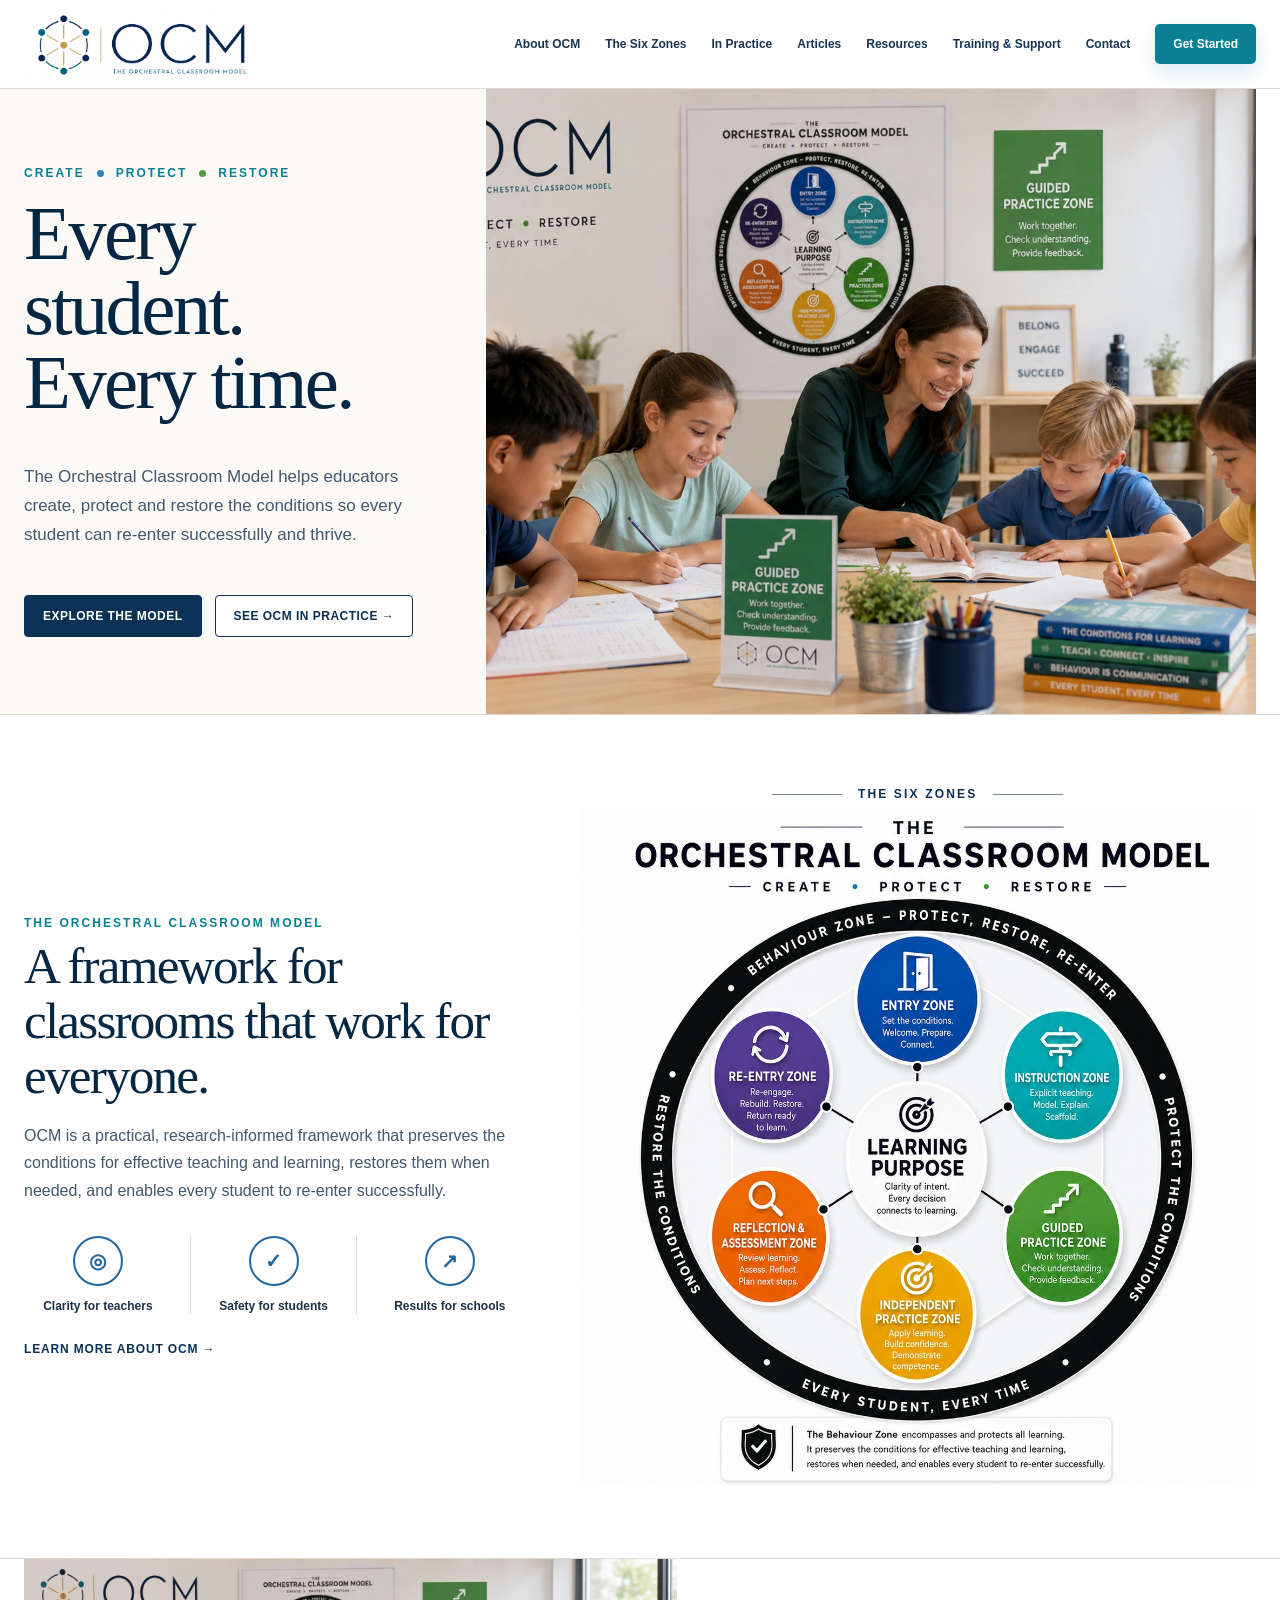
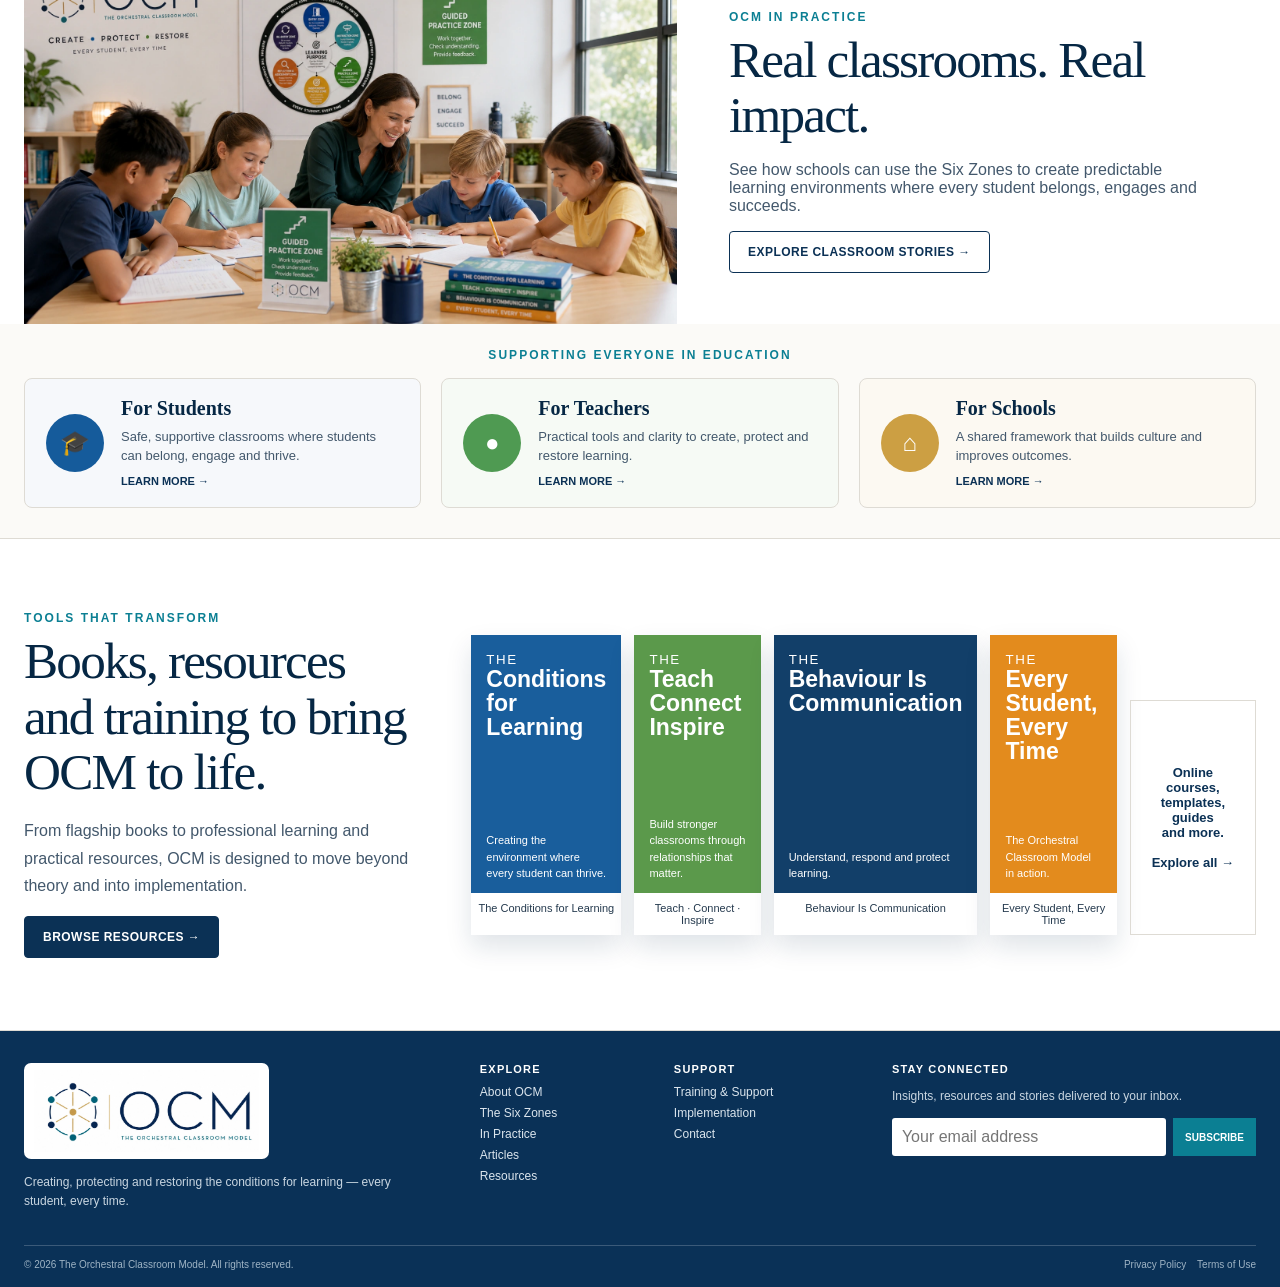
<file: index.html>
<!doctype html><html lang="en"><head><meta charset="utf-8"><meta name="viewport" content="width=device-width,initial-scale=1"><title>The Orchestral Classroom Model | OCM</title><meta name="description" content="The Orchestral Classroom Model"><link rel="stylesheet" href="styles.css"></head><body><header class="site-header"><div class="shell header-inner"><a class="brand" href="index.html"><img src="assets/logo-lockup.webp" alt="OCM – The Orchestral Classroom Model"></a><nav class="nav"><a href="about.html">About OCM</a><a href="zones.html">The Six Zones</a><a href="practice.html">In Practice</a><a href="articles.html">Articles</a><a href="resources.html">Resources</a><a href="training.html">Training &amp; Support</a><a href="contact.html">Contact</a><a class="nav-cta" href="contact.html">Get Started</a></nav></div></header><main>
<section class="hero"><div class="shell hero-grid"><div class="hero-copy"><div class="strap"><span>Create</span><i></i><span>Protect</span><i></i><span>Restore</span></div><h1>Every student.<br>Every time.</h1><p>The Orchestral Classroom Model helps educators create, protect and restore the conditions so every student can re-enter successfully and thrive.</p><div class="hero-actions"><a class="btn btn-primary" href="zones.html">Explore the model</a><a class="btn btn-secondary" href="practice.html">See OCM in practice →</a></div></div><div class="hero-image"><img src="assets/classroom.webp" alt="Teacher and students working together in the Guided Practice Zone"></div></div></section>
<section class="section"><div class="shell intro-grid"><div class="copy"><div class="kicker">The Orchestral Classroom Model</div><h2>A framework for classrooms that work for everyone.</h2><p>OCM is a practical, research-informed framework that preserves the conditions for effective teaching and learning, restores them when needed, and enables every student to re-enter successfully.</p><div class="principles"><div class="principle"><div class="round-icon">◎</div><strong>Clarity for teachers</strong></div><div class="principle"><div class="round-icon">✓</div><strong>Safety for students</strong></div><div class="principle"><div class="round-icon">↗</div><strong>Results for schools</strong></div></div><a class="text-link" href="about.html">Learn more about OCM →</a></div><div class="model-panel"><div class="model-title"><span></span>The Six Zones<span></span></div><img src="assets/model.webp" alt="The Orchestral Classroom Model diagram"></div></div></section>
<section class="practice"><div class="shell practice-grid"><div class="practice-image"><img src="assets/classroom.webp" alt="OCM in daily classroom practice"></div><div class="practice-copy"><div class="kicker">OCM in practice</div><h2>Real classrooms. Real impact.</h2><p>See how schools can use the Six Zones to create predictable learning environments where every student belongs, engages and succeeds.</p><a class="btn btn-secondary" href="practice.html">Explore classroom stories →</a></div></div></section>
<section class="audience"><div class="shell"><div class="kicker center-kicker">Supporting everyone in education</div><div class="aud-grid"><article class="aud-card"><div class="aud-icon">🎓</div><div><h3>For Students</h3><p>Safe, supportive classrooms where students can belong, engage and thrive.</p><a href="about.html">Learn more →</a></div></article><article class="aud-card"><div class="aud-icon">●</div><div><h3>For Teachers</h3><p>Practical tools and clarity to create, protect and restore learning.</p><a href="training.html">Learn more →</a></div></article><article class="aud-card"><div class="aud-icon">⌂</div><div><h3>For Schools</h3><p>A shared framework that builds culture and improves outcomes.</p><a href="training.html">Learn more →</a></div></article></div></div></section>
<section class="section"><div class="shell resources-grid"><div class="copy"><div class="kicker">Tools that transform</div><h2>Books, resources and training to bring OCM to life.</h2><p>From flagship books to professional learning and practical resources, OCM is designed to move beyond theory and into implementation.</p><a class="btn btn-primary" href="resources.html">Browse resources →</a></div><div class="books"><div class="book bluebook"><small>The</small><h3>Conditions<br>for Learning</h3><p>Creating the environment where every student can thrive.</p><span>The Conditions for Learning</span></div><div class="book greenbook"><small>The</small><h3>Teach<br>Connect<br>Inspire</h3><p>Build stronger classrooms through relationships that matter.</p><span>Teach · Connect · Inspire</span></div><div class="book navybook"><small>The</small><h3>Behaviour Is<br>Communication</h3><p>Understand, respond and protect learning.</p><span>Behaviour Is Communication</span></div><div class="book orangebook"><small>The</small><h3>Every Student,<br>Every Time</h3><p>The Orchestral Classroom Model in action.</p><span>Every Student, Every Time</span></div><div class="more-card"><strong>Online courses,<br>templates, guides<br>and more.<br><br>Explore all →</strong></div></div></div></section>
</main><footer class="footer"><div class="shell footer-top"><div><div class="footer-brand-logo"><img src="assets/logo-lockup.webp" alt="OCM logo"></div><p>Creating, protecting and restoring the conditions for learning — every student, every time.</p></div><div class="footer-links"><div><h4>Explore</h4><a href="about.html">About OCM</a><a href="zones.html">The Six Zones</a><a href="practice.html">In Practice</a><a href="articles.html">Articles</a><a href="resources.html">Resources</a></div><div><h4>Support</h4><a href="training.html">Training &amp; Support</a><a href="contact.html">Implementation</a><a href="contact.html">Contact</a></div></div><div><h4>Stay connected</h4><p>Insights, resources and stories delivered to your inbox.</p><div class="subscribe"><input aria-label="Email address" placeholder="Your email address"><button>Subscribe</button></div></div></div><div class="shell footer-bottom"><span>© 2026 The Orchestral Classroom Model. All rights reserved.</span><span>Privacy Policy &nbsp;&nbsp; Terms of Use</span></div></footer><script src="script.js"></script></body></html>
</file>
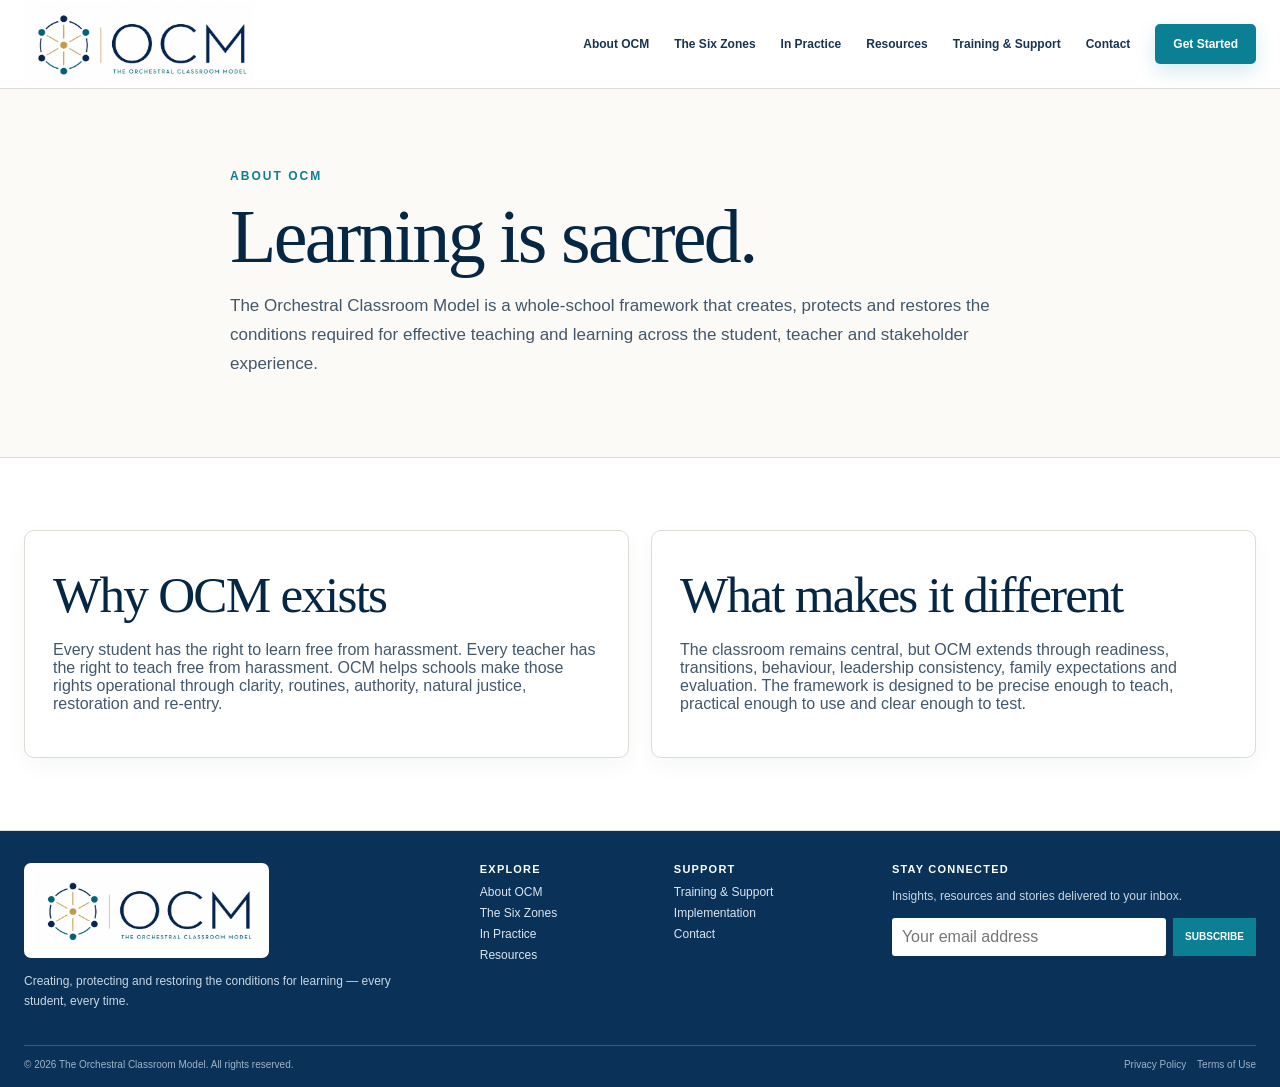
<file: about.html>
<!doctype html><html lang="en"><head><meta charset="utf-8"><meta name="viewport" content="width=device-width,initial-scale=1"><title>About OCM | OCM</title><meta name="description" content="The Orchestral Classroom Model"><link rel="stylesheet" href="styles.css"></head><body><header class="site-header"><div class="shell header-inner"><a class="brand" href="index.html"><img src="assets/logo-lockup.webp" alt="OCM – The Orchestral Classroom Model"></a><nav class="nav"><a href="about.html">About OCM</a><a href="zones.html">The Six Zones</a><a href="practice.html">In Practice</a><a href="resources.html">Resources</a><a href="training.html">Training &amp; Support</a><a href="contact.html">Contact</a><a class="nav-cta" href="contact.html">Get Started</a></nav></div></header><main><section class="subhero"><div class="shell subhero-inner"><div class="kicker">About OCM</div><h1>Learning is sacred.</h1><p class="lead">The Orchestral Classroom Model is a whole-school framework that creates, protects and restores the conditions required for effective teaching and learning across the student, teacher and stakeholder experience.</p></div></section><section class="section"><div class="shell cards-2"><div class="content-card"><h2>Why OCM exists</h2><p>Every student has the right to learn free from harassment. Every teacher has the right to teach free from harassment. OCM helps schools make those rights operational through clarity, routines, authority, natural justice, restoration and re-entry.</p></div><div class="content-card"><h2>What makes it different</h2><p>The classroom remains central, but OCM extends through readiness, transitions, behaviour, leadership consistency, family expectations and evaluation. The framework is designed to be precise enough to teach, practical enough to use and clear enough to test.</p></div></div></section></main><footer class="footer"><div class="shell footer-top"><div><div class="footer-brand-logo"><img src="assets/logo-lockup.webp" alt="OCM logo"></div><p>Creating, protecting and restoring the conditions for learning — every student, every time.</p></div><div class="footer-links"><div><h4>Explore</h4><a href="about.html">About OCM</a><a href="zones.html">The Six Zones</a><a href="practice.html">In Practice</a><a href="resources.html">Resources</a></div><div><h4>Support</h4><a href="training.html">Training &amp; Support</a><a href="contact.html">Implementation</a><a href="contact.html">Contact</a></div></div><div><h4>Stay connected</h4><p>Insights, resources and stories delivered to your inbox.</p><div class="subscribe"><input aria-label="Email address" placeholder="Your email address"><button>Subscribe</button></div></div></div><div class="shell footer-bottom"><span>© 2026 The Orchestral Classroom Model. All rights reserved.</span><span>Privacy Policy &nbsp;&nbsp; Terms of Use</span></div></footer><script src="script.js"></script></body></html>
</file>
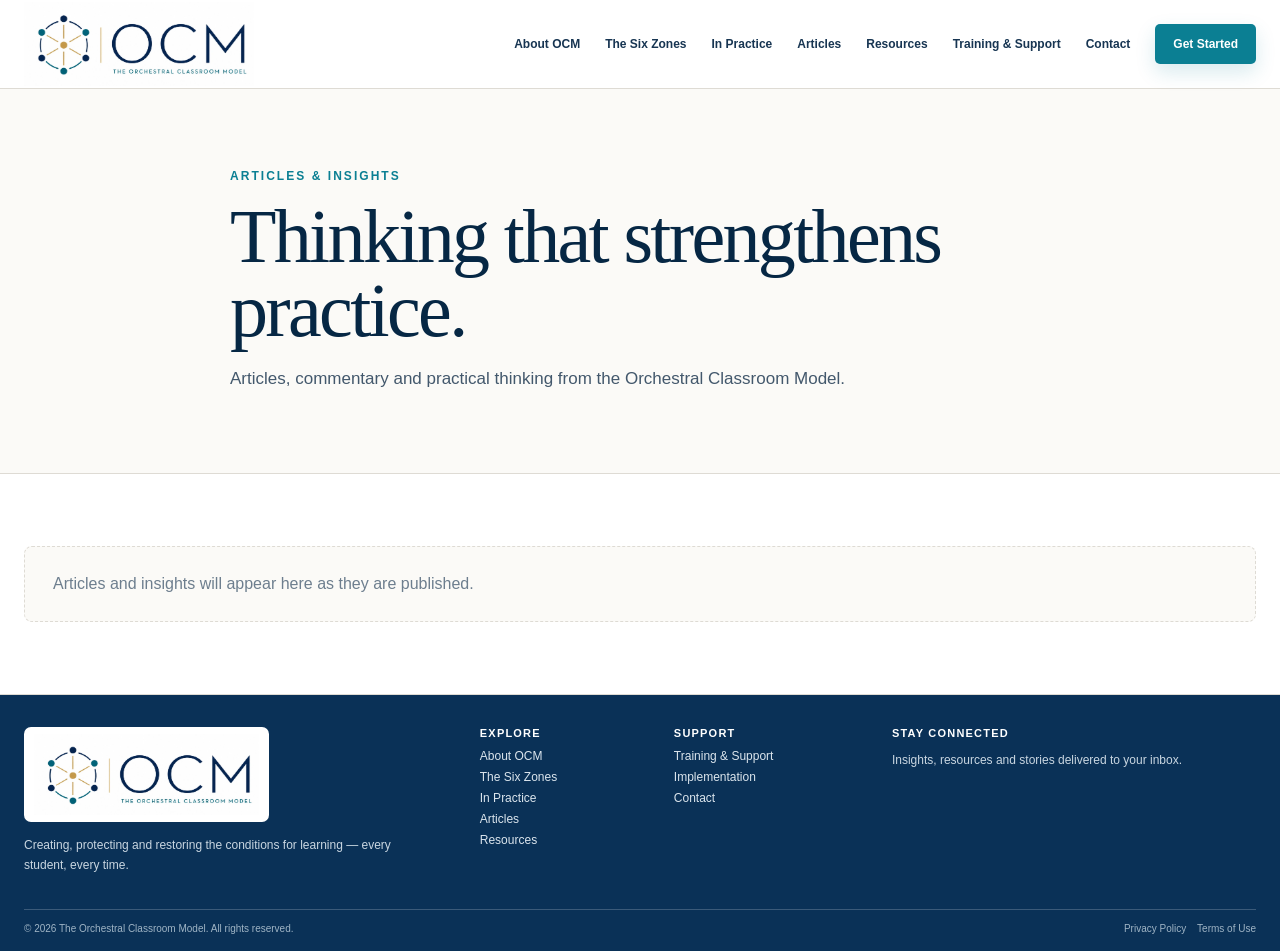
<file: articles.html>
<!doctype html><html lang="en"><head><meta charset="utf-8"><meta name="viewport" content="width=device-width,initial-scale=1"><title>Articles | OCM</title><meta name="description" content="Articles and insights from the Orchestral Classroom Model"><link rel="stylesheet" href="styles.css"></head><body><header class="site-header"><div class="shell header-inner"><a class="brand" href="index.html"><img src="assets/logo-lockup.webp" alt="OCM – The Orchestral Classroom Model"></a><nav class="nav"><a href="about.html">About OCM</a><a href="zones.html">The Six Zones</a><a href="practice.html">In Practice</a><a href="articles.html">Articles</a><a href="resources.html">Resources</a><a href="training.html">Training &amp; Support</a><a href="contact.html">Contact</a><a class="nav-cta" href="contact.html">Get Started</a></nav></div></header><main><section class="subhero"><div class="shell subhero-inner"><div class="kicker">Articles & Insights</div><h1>Thinking that strengthens practice.</h1><p class="lead">Articles, commentary and practical thinking from the Orchestral Classroom Model.</p></div></section><section class="section"><div class="shell content-list" data-article-list></div></section></main><footer class="footer"><div class="shell footer-top"><div><div class="footer-brand-logo"><img src="assets/logo-lockup.webp" alt="OCM logo"></div><p>Creating, protecting and restoring the conditions for learning — every student, every time.</p></div><div class="footer-links"><div><h4>Explore</h4><a href="about.html">About OCM</a><a href="zones.html">The Six Zones</a><a href="practice.html">In Practice</a><a href="articles.html">Articles</a><a href="resources.html">Resources</a></div><div><h4>Support</h4><a href="training.html">Training &amp; Support</a><a href="contact.html">Implementation</a><a href="contact.html">Contact</a></div></div><div><h4>Stay connected</h4><p>Insights, resources and stories delivered to your inbox.</p></div></div><div class="shell footer-bottom"><span>© 2026 The Orchestral Classroom Model. All rights reserved.</span><span>Privacy Policy &nbsp;&nbsp; Terms of Use</span></div></footer><script src="cms-content.js"></script></body></html>
</file>
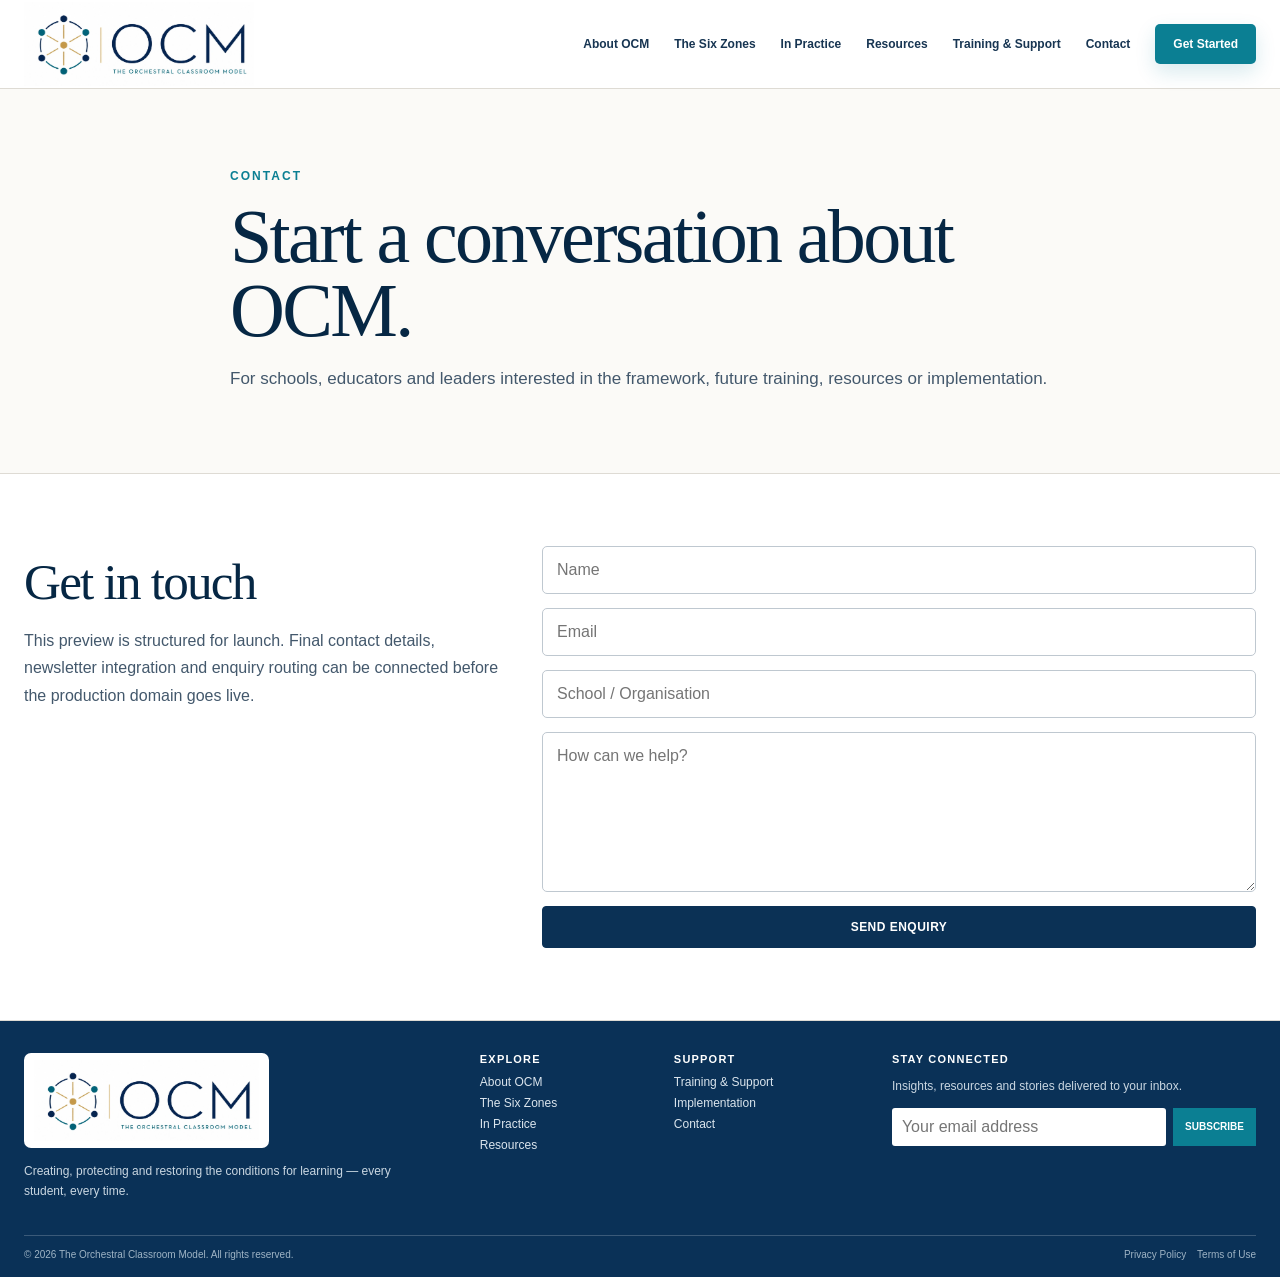
<file: contact.html>
<!doctype html><html lang="en"><head><meta charset="utf-8"><meta name="viewport" content="width=device-width,initial-scale=1"><title>Contact | OCM</title><meta name="description" content="The Orchestral Classroom Model"><link rel="stylesheet" href="styles.css"></head><body><header class="site-header"><div class="shell header-inner"><a class="brand" href="index.html"><img src="assets/logo-lockup.webp" alt="OCM – The Orchestral Classroom Model"></a><nav class="nav"><a href="about.html">About OCM</a><a href="zones.html">The Six Zones</a><a href="practice.html">In Practice</a><a href="resources.html">Resources</a><a href="training.html">Training &amp; Support</a><a href="contact.html">Contact</a><a class="nav-cta" href="contact.html">Get Started</a></nav></div></header><main><section class="subhero"><div class="shell subhero-inner"><div class="kicker">Contact</div><h1>Start a conversation about OCM.</h1><p class="lead">For schools, educators and leaders interested in the framework, future training, resources or implementation.</p></div></section><section class="section"><div class="shell contact-grid"><div class="copy"><h2>Get in touch</h2><p>This preview is structured for launch. Final contact details, newsletter integration and enquiry routing can be connected before the production domain goes live.</p></div><form class="contact-form"><input placeholder="Name"><input type="email" placeholder="Email"><input placeholder="School / Organisation"><textarea placeholder="How can we help?"></textarea><button type="button" class="btn btn-primary">Send enquiry</button></form></div></section></main><footer class="footer"><div class="shell footer-top"><div><div class="footer-brand-logo"><img src="assets/logo-lockup.webp" alt="OCM logo"></div><p>Creating, protecting and restoring the conditions for learning — every student, every time.</p></div><div class="footer-links"><div><h4>Explore</h4><a href="about.html">About OCM</a><a href="zones.html">The Six Zones</a><a href="practice.html">In Practice</a><a href="resources.html">Resources</a></div><div><h4>Support</h4><a href="training.html">Training &amp; Support</a><a href="contact.html">Implementation</a><a href="contact.html">Contact</a></div></div><div><h4>Stay connected</h4><p>Insights, resources and stories delivered to your inbox.</p><div class="subscribe"><input aria-label="Email address" placeholder="Your email address"><button>Subscribe</button></div></div></div><div class="shell footer-bottom"><span>© 2026 The Orchestral Classroom Model. All rights reserved.</span><span>Privacy Policy &nbsp;&nbsp; Terms of Use</span></div></footer><script src="script.js"></script></body></html>
</file>
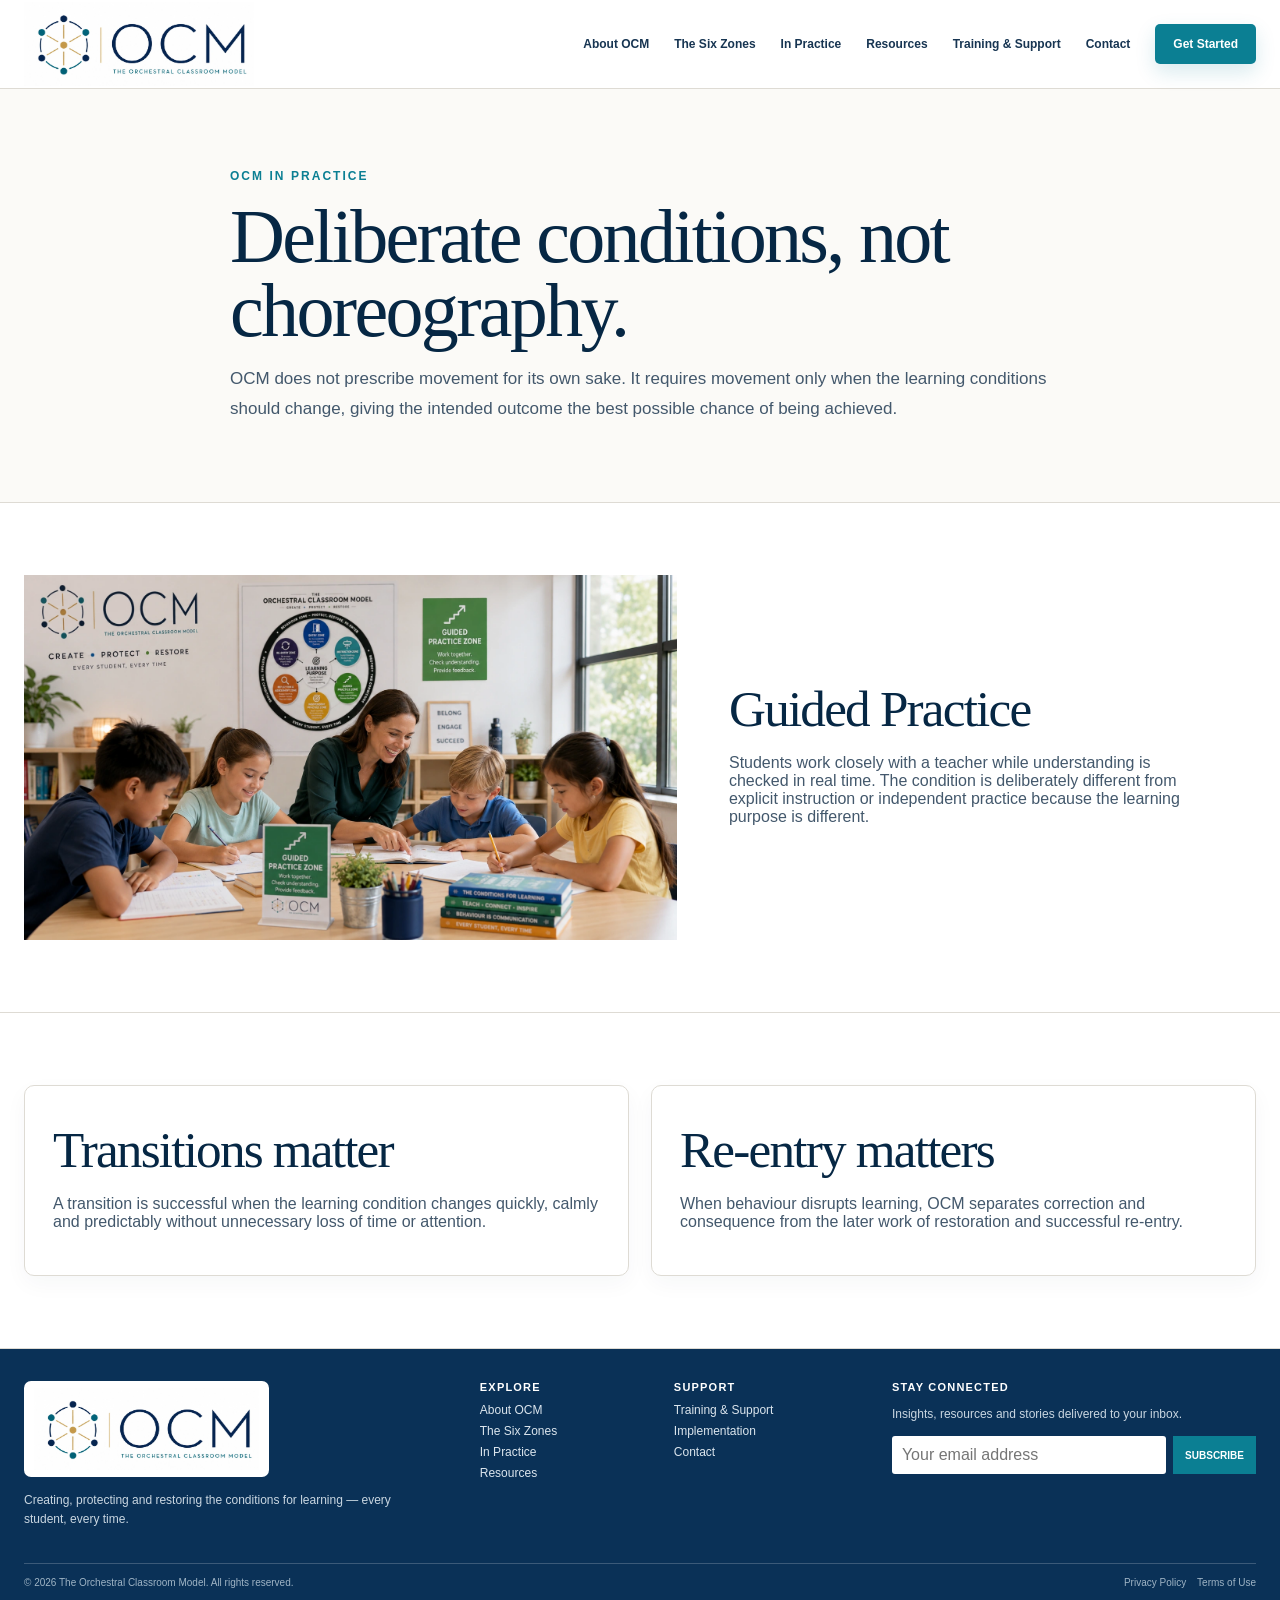
<file: practice.html>
<!doctype html><html lang="en"><head><meta charset="utf-8"><meta name="viewport" content="width=device-width,initial-scale=1"><title>OCM in Practice | OCM</title><meta name="description" content="The Orchestral Classroom Model"><link rel="stylesheet" href="styles.css"></head><body><header class="site-header"><div class="shell header-inner"><a class="brand" href="index.html"><img src="assets/logo-lockup.webp" alt="OCM – The Orchestral Classroom Model"></a><nav class="nav"><a href="about.html">About OCM</a><a href="zones.html">The Six Zones</a><a href="practice.html">In Practice</a><a href="resources.html">Resources</a><a href="training.html">Training &amp; Support</a><a href="contact.html">Contact</a><a class="nav-cta" href="contact.html">Get Started</a></nav></div></header><main><section class="subhero"><div class="shell subhero-inner"><div class="kicker">OCM in Practice</div><h1>Deliberate conditions, not choreography.</h1><p class="lead">OCM does not prescribe movement for its own sake. It requires movement only when the learning conditions should change, giving the intended outcome the best possible chance of being achieved.</p></div></section><section class="section"><div class="shell practice-grid"><div class="practice-image"><img src="assets/classroom.webp" alt="Guided Practice Zone"></div><div class="practice-copy"><h2>Guided Practice</h2><p>Students work closely with a teacher while understanding is checked in real time. The condition is deliberately different from explicit instruction or independent practice because the learning purpose is different.</p></div></div></section><section class="section"><div class="shell cards-2"><div class="content-card"><h2>Transitions matter</h2><p>A transition is successful when the learning condition changes quickly, calmly and predictably without unnecessary loss of time or attention.</p></div><div class="content-card"><h2>Re-entry matters</h2><p>When behaviour disrupts learning, OCM separates correction and consequence from the later work of restoration and successful re-entry.</p></div></div></section></main><footer class="footer"><div class="shell footer-top"><div><div class="footer-brand-logo"><img src="assets/logo-lockup.webp" alt="OCM logo"></div><p>Creating, protecting and restoring the conditions for learning — every student, every time.</p></div><div class="footer-links"><div><h4>Explore</h4><a href="about.html">About OCM</a><a href="zones.html">The Six Zones</a><a href="practice.html">In Practice</a><a href="resources.html">Resources</a></div><div><h4>Support</h4><a href="training.html">Training &amp; Support</a><a href="contact.html">Implementation</a><a href="contact.html">Contact</a></div></div><div><h4>Stay connected</h4><p>Insights, resources and stories delivered to your inbox.</p><div class="subscribe"><input aria-label="Email address" placeholder="Your email address"><button>Subscribe</button></div></div></div><div class="shell footer-bottom"><span>© 2026 The Orchestral Classroom Model. All rights reserved.</span><span>Privacy Policy &nbsp;&nbsp; Terms of Use</span></div></footer><script src="script.js"></script></body></html>
</file>
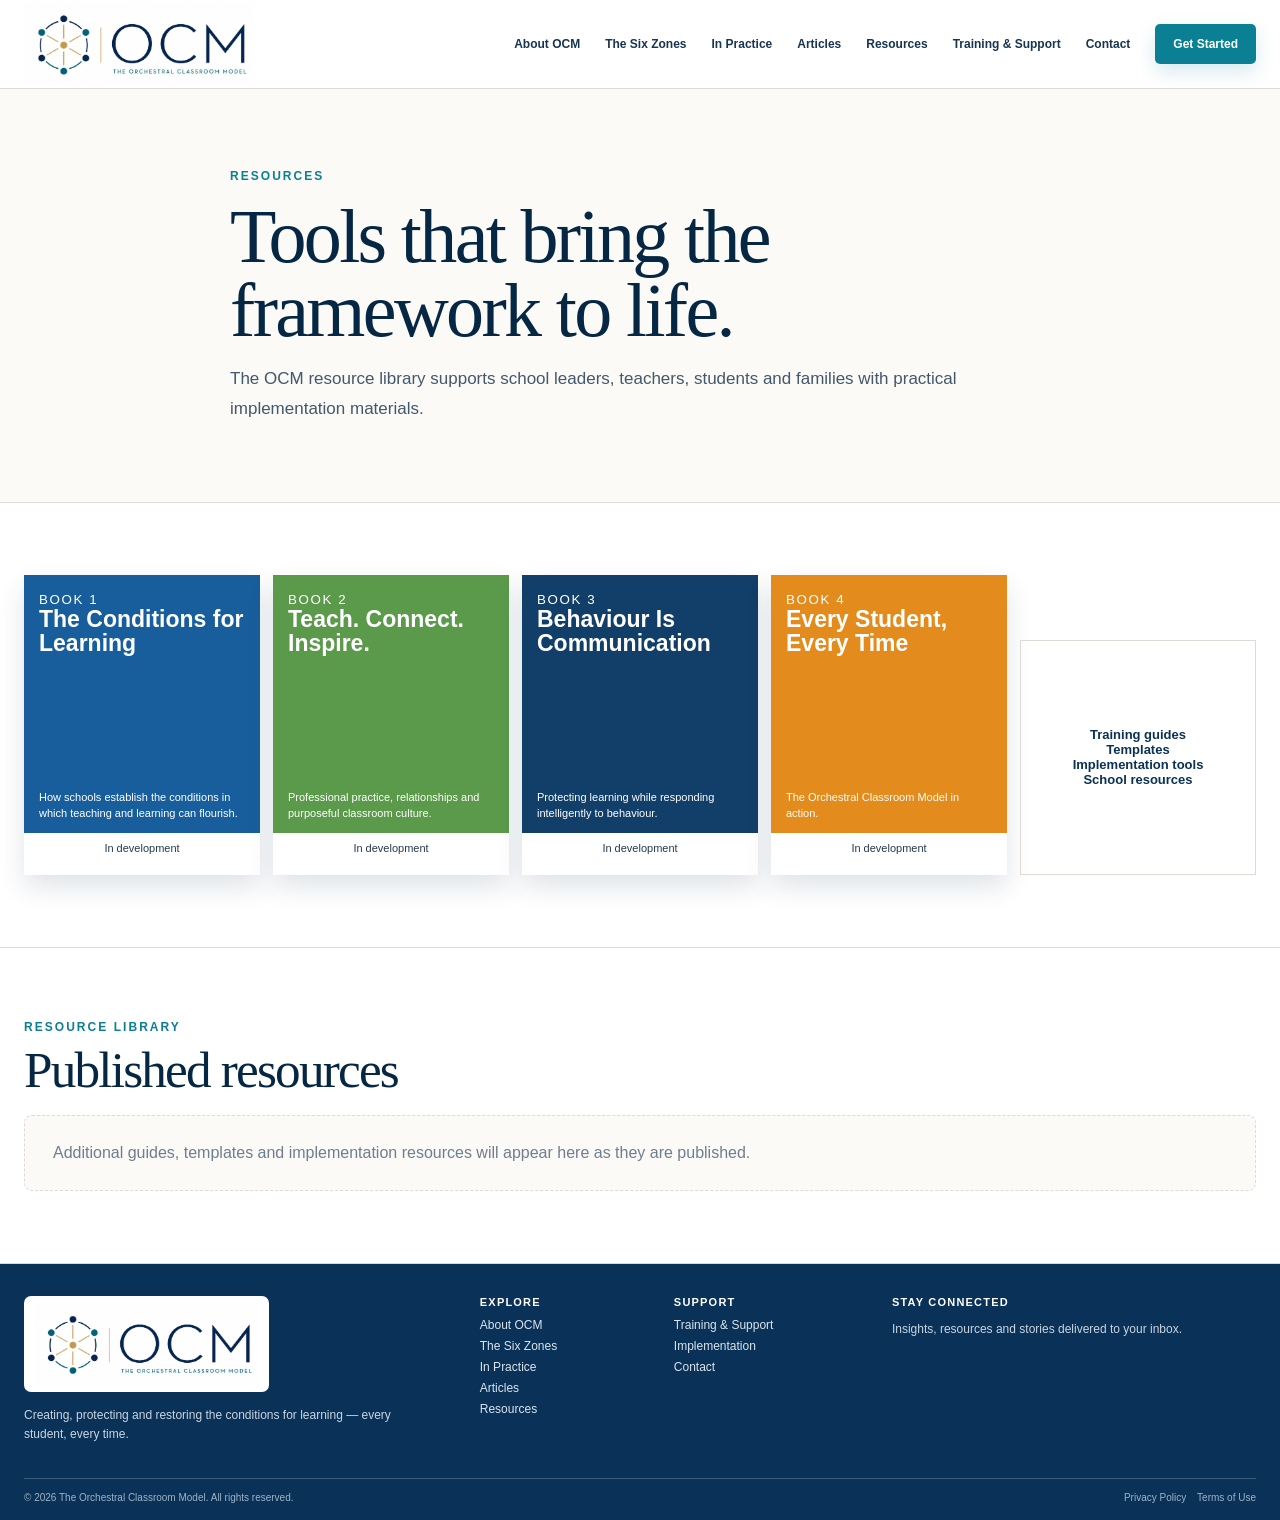
<file: resources.html>
<!doctype html><html lang="en"><head><meta charset="utf-8"><meta name="viewport" content="width=device-width,initial-scale=1"><title>Resources | OCM</title><meta name="description" content="The Orchestral Classroom Model"><link rel="stylesheet" href="styles.css"></head><body><header class="site-header"><div class="shell header-inner"><a class="brand" href="index.html"><img src="assets/logo-lockup.webp" alt="OCM – The Orchestral Classroom Model"></a><nav class="nav"><a href="about.html">About OCM</a><a href="zones.html">The Six Zones</a><a href="practice.html">In Practice</a><a href="articles.html">Articles</a><a href="resources.html">Resources</a><a href="training.html">Training &amp; Support</a><a href="contact.html">Contact</a><a class="nav-cta" href="contact.html">Get Started</a></nav></div></header><main><section class="subhero"><div class="shell subhero-inner"><div class="kicker">Resources</div><h1>Tools that bring the framework to life.</h1><p class="lead">The OCM resource library supports school leaders, teachers, students and families with practical implementation materials.</p></div></section><section class="section"><div class="shell books"><div class="book bluebook"><small>Book 1</small><h3>The Conditions for Learning</h3><p>How schools establish the conditions in which teaching and learning can flourish.</p><span>In development</span></div><div class="book greenbook"><small>Book 2</small><h3>Teach. Connect. Inspire.</h3><p>Professional practice, relationships and purposeful classroom culture.</p><span>In development</span></div><div class="book navybook"><small>Book 3</small><h3>Behaviour Is Communication</h3><p>Protecting learning while responding intelligently to behaviour.</p><span>In development</span></div><div class="book orangebook"><small>Book 4</small><h3>Every Student, Every Time</h3><p>The Orchestral Classroom Model in action.</p><span>In development</span></div><div class="more-card"><strong>Training guides<br>Templates<br>Implementation tools<br>School resources</strong></div></div></section><section class="section"><div class="shell"><div class="kicker">Resource Library</div><h2>Published resources</h2><div class="content-list" data-resource-list></div></div></section></main><footer class="footer"><div class="shell footer-top"><div><div class="footer-brand-logo"><img src="assets/logo-lockup.webp" alt="OCM logo"></div><p>Creating, protecting and restoring the conditions for learning — every student, every time.</p></div><div class="footer-links"><div><h4>Explore</h4><a href="about.html">About OCM</a><a href="zones.html">The Six Zones</a><a href="practice.html">In Practice</a><a href="articles.html">Articles</a><a href="resources.html">Resources</a></div><div><h4>Support</h4><a href="training.html">Training &amp; Support</a><a href="contact.html">Implementation</a><a href="contact.html">Contact</a></div></div><div><h4>Stay connected</h4><p>Insights, resources and stories delivered to your inbox.</p></div></div><div class="shell footer-bottom"><span>© 2026 The Orchestral Classroom Model. All rights reserved.</span><span>Privacy Policy &nbsp;&nbsp; Terms of Use</span></div></footer><script src="cms-content.js"></script></body></html>
</file>
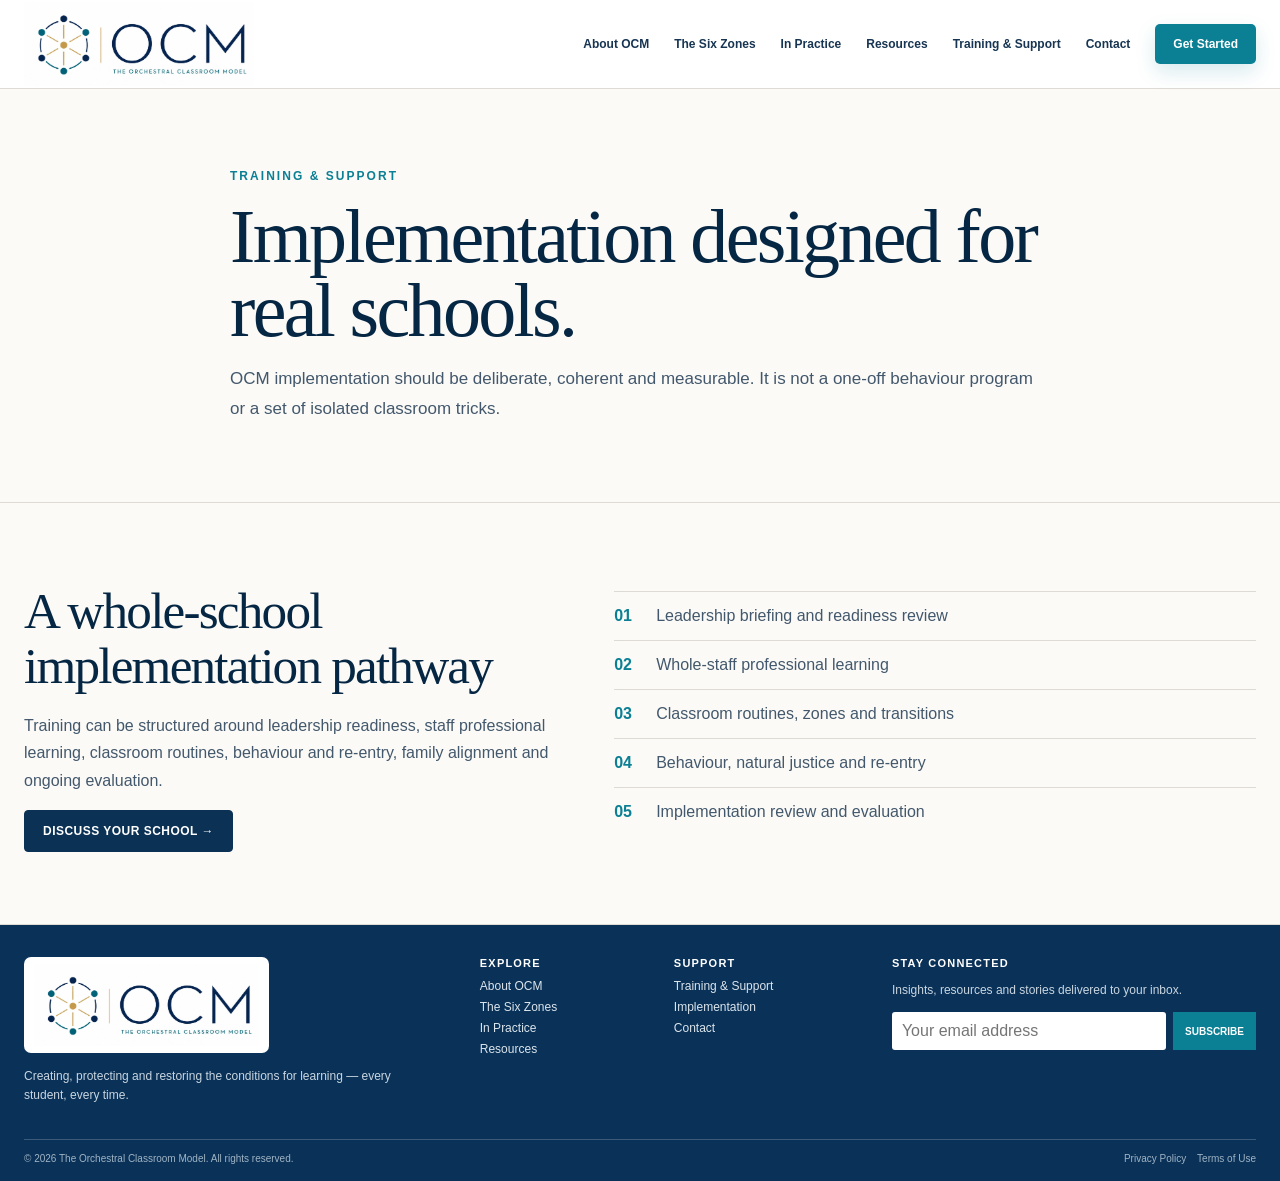
<file: training.html>
<!doctype html><html lang="en"><head><meta charset="utf-8"><meta name="viewport" content="width=device-width,initial-scale=1"><title>Training & Support | OCM</title><meta name="description" content="The Orchestral Classroom Model"><link rel="stylesheet" href="styles.css"></head><body><header class="site-header"><div class="shell header-inner"><a class="brand" href="index.html"><img src="assets/logo-lockup.webp" alt="OCM – The Orchestral Classroom Model"></a><nav class="nav"><a href="about.html">About OCM</a><a href="zones.html">The Six Zones</a><a href="practice.html">In Practice</a><a href="resources.html">Resources</a><a href="training.html">Training &amp; Support</a><a href="contact.html">Contact</a><a class="nav-cta" href="contact.html">Get Started</a></nav></div></header><main><section class="subhero"><div class="shell subhero-inner"><div class="kicker">Training &amp; Support</div><h1>Implementation designed for real schools.</h1><p class="lead">OCM implementation should be deliberate, coherent and measurable. It is not a one-off behaviour program or a set of isolated classroom tricks.</p></div></section><section class="section support"><div class="shell support-grid"><div class="copy"><h2>A whole-school implementation pathway</h2><p>Training can be structured around leadership readiness, staff professional learning, classroom routines, behaviour and re-entry, family alignment and ongoing evaluation.</p><a class="btn btn-primary" href="contact.html">Discuss your school →</a></div><div class="support-list"><div><b>01</b><span>Leadership briefing and readiness review</span></div><div><b>02</b><span>Whole-staff professional learning</span></div><div><b>03</b><span>Classroom routines, zones and transitions</span></div><div><b>04</b><span>Behaviour, natural justice and re-entry</span></div><div><b>05</b><span>Implementation review and evaluation</span></div></div></div></section></main><footer class="footer"><div class="shell footer-top"><div><div class="footer-brand-logo"><img src="assets/logo-lockup.webp" alt="OCM logo"></div><p>Creating, protecting and restoring the conditions for learning — every student, every time.</p></div><div class="footer-links"><div><h4>Explore</h4><a href="about.html">About OCM</a><a href="zones.html">The Six Zones</a><a href="practice.html">In Practice</a><a href="resources.html">Resources</a></div><div><h4>Support</h4><a href="training.html">Training &amp; Support</a><a href="contact.html">Implementation</a><a href="contact.html">Contact</a></div></div><div><h4>Stay connected</h4><p>Insights, resources and stories delivered to your inbox.</p><div class="subscribe"><input aria-label="Email address" placeholder="Your email address"><button>Subscribe</button></div></div></div><div class="shell footer-bottom"><span>© 2026 The Orchestral Classroom Model. All rights reserved.</span><span>Privacy Policy &nbsp;&nbsp; Terms of Use</span></div></footer><script src="script.js"></script></body></html>
</file>
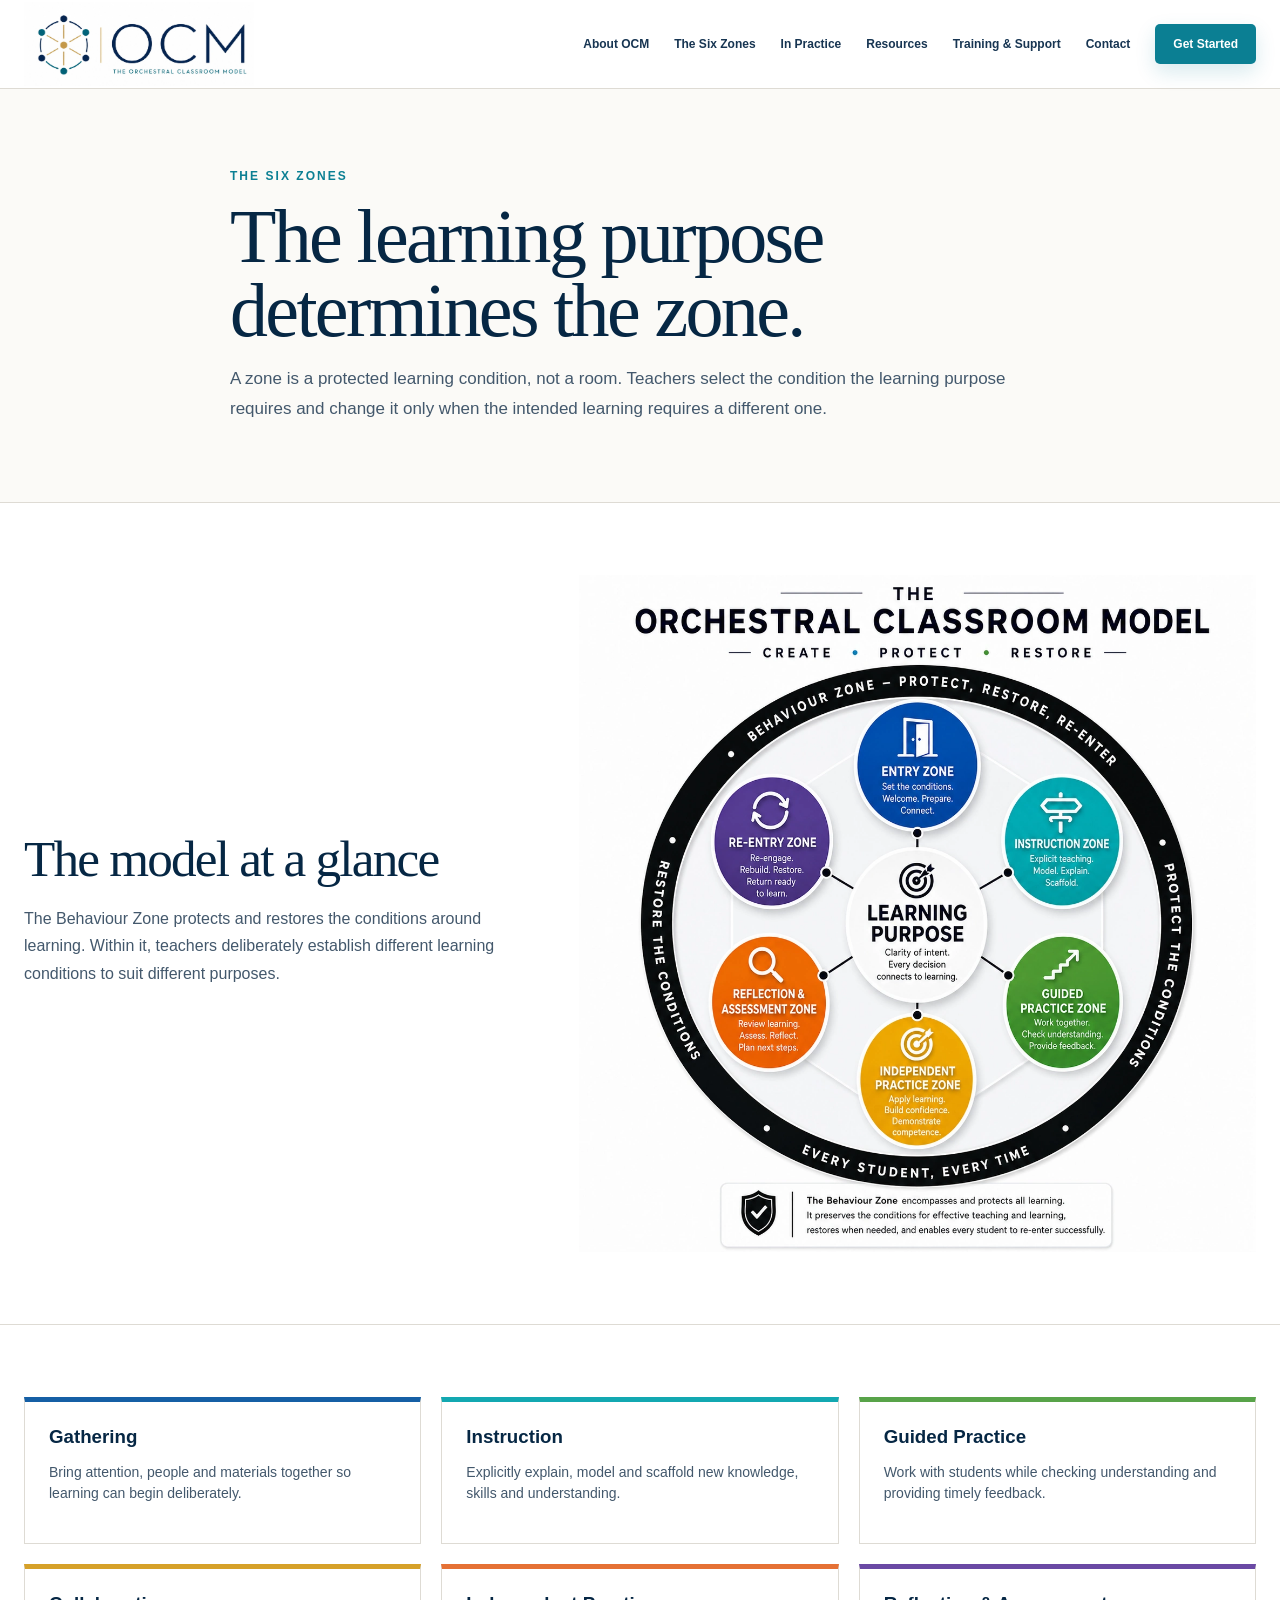
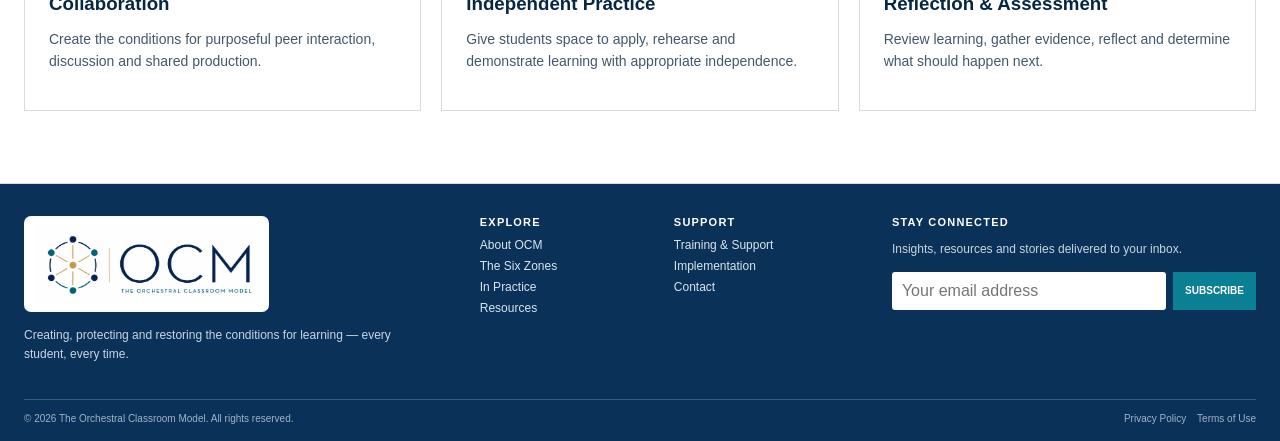
<file: zones.html>
<!doctype html><html lang="en"><head><meta charset="utf-8"><meta name="viewport" content="width=device-width,initial-scale=1"><title>The Six Zones | OCM</title><meta name="description" content="The Orchestral Classroom Model"><link rel="stylesheet" href="styles.css"></head><body><header class="site-header"><div class="shell header-inner"><a class="brand" href="index.html"><img src="assets/logo-lockup.webp" alt="OCM – The Orchestral Classroom Model"></a><nav class="nav"><a href="about.html">About OCM</a><a href="zones.html">The Six Zones</a><a href="practice.html">In Practice</a><a href="resources.html">Resources</a><a href="training.html">Training &amp; Support</a><a href="contact.html">Contact</a><a class="nav-cta" href="contact.html">Get Started</a></nav></div></header><main><section class="subhero"><div class="shell subhero-inner"><div class="kicker">The Six Zones</div><h1>The learning purpose determines the zone.</h1><p class="lead">A zone is a protected learning condition, not a room. Teachers select the condition the learning purpose requires and change it only when the intended learning requires a different one.</p></div></section><section class="section"><div class="shell intro-grid"><div class="copy"><h2>The model at a glance</h2><p>The Behaviour Zone protects and restores the conditions around learning. Within it, teachers deliberately establish different learning conditions to suit different purposes.</p></div><div class="model-panel"><img src="assets/model.webp" alt="OCM model"></div></div></section><section class="section"><div class="shell zone-grid"><div class="zone"><h3>Gathering</h3><p>Bring attention, people and materials together so learning can begin deliberately.</p></div><div class="zone"><h3>Instruction</h3><p>Explicitly explain, model and scaffold new knowledge, skills and understanding.</p></div><div class="zone"><h3>Guided Practice</h3><p>Work with students while checking understanding and providing timely feedback.</p></div><div class="zone"><h3>Collaboration</h3><p>Create the conditions for purposeful peer interaction, discussion and shared production.</p></div><div class="zone"><h3>Independent Practice</h3><p>Give students space to apply, rehearse and demonstrate learning with appropriate independence.</p></div><div class="zone"><h3>Reflection &amp; Assessment</h3><p>Review learning, gather evidence, reflect and determine what should happen next.</p></div></div></section></main><footer class="footer"><div class="shell footer-top"><div><div class="footer-brand-logo"><img src="assets/logo-lockup.webp" alt="OCM logo"></div><p>Creating, protecting and restoring the conditions for learning — every student, every time.</p></div><div class="footer-links"><div><h4>Explore</h4><a href="about.html">About OCM</a><a href="zones.html">The Six Zones</a><a href="practice.html">In Practice</a><a href="resources.html">Resources</a></div><div><h4>Support</h4><a href="training.html">Training &amp; Support</a><a href="contact.html">Implementation</a><a href="contact.html">Contact</a></div></div><div><h4>Stay connected</h4><p>Insights, resources and stories delivered to your inbox.</p><div class="subscribe"><input aria-label="Email address" placeholder="Your email address"><button>Subscribe</button></div></div></div><div class="shell footer-bottom"><span>© 2026 The Orchestral Classroom Model. All rights reserved.</span><span>Privacy Policy &nbsp;&nbsp; Terms of Use</span></div></footer><script src="script.js"></script></body></html>
</file>
<file: styles.css>
:root{--navy:#0b3155;--navy2:#062744;--teal:#0b7f93;--blue:#155fa5;--green:#579a49;--gold:#c89a35;--orange:#e88722;--purple:#6b49a3;--ink:#1c3147;--body:#43586c;--muted:#6d7e8e;--cream:#faf8f4;--line:#dedbd4;--card:#fff;--max:1240px;--shadow:0 18px 44px rgba(9,44,76,.09)}
*{box-sizing:border-box}html{scroll-behavior:smooth}body{margin:0;font-family:Arial,Helvetica,sans-serif;color:var(--body);background:#fff;-webkit-font-smoothing:antialiased}img{display:block;max-width:100%}a{text-decoration:none;color:inherit}button,input,textarea{font:inherit}.shell{width:min(calc(100% - 48px),var(--max));margin:auto}.site-header{position:sticky;top:0;z-index:50;background:rgba(255,255,255,.97);backdrop-filter:blur(12px);border-bottom:1px solid var(--line)}.header-inner{min-height:88px;display:flex;align-items:center;justify-content:space-between;gap:28px}.brand img{width:230px;height:auto}.nav{display:flex;align-items:center;gap:25px;font-size:12px;font-weight:800;color:#173552}.nav a:hover{color:var(--teal)}.nav-cta{background:var(--teal);color:#fff!important;padding:13px 18px;border-radius:5px;box-shadow:0 8px 20px rgba(11,127,147,.16)}.menu{display:none;border:1px solid var(--line);background:#fff;color:var(--navy);padding:9px 12px;border-radius:6px;font-weight:800}.hero{background:linear-gradient(90deg,#fbfaf7 0 38%,#fff 38%);border-bottom:1px solid var(--line)}.hero-grid{display:grid;grid-template-columns:.75fr 1.25fr;min-height:625px}.hero-copy{display:flex;flex-direction:column;justify-content:center;padding:70px 58px 70px 0}.strap,.kicker{font-size:12px;text-transform:uppercase;letter-spacing:.17em;font-weight:900;color:var(--teal)}.strap{display:flex;gap:12px;align-items:center}.strap i{width:7px;height:7px;border-radius:50%;background:#2f80c5}.strap i:nth-of-type(2){background:var(--green)}h1,h2,h3{color:var(--navy2)}h1,h2{font-family:Georgia,'Times New Roman',serif;font-weight:500;letter-spacing:-.035em}h1{font-size:clamp(58px,6vw,88px);line-height:.97;margin:17px 0 24px}h2{font-size:clamp(38px,4vw,55px);line-height:1.08;margin:8px 0 18px}h3{margin:0 0 8px}.hero-copy p,.lead{font-size:17px;line-height:1.72}.hero-actions{display:flex;gap:13px;margin-top:28px}.btn{display:inline-flex;align-items:center;justify-content:center;gap:8px;padding:13px 18px;border-radius:4px;border:1px solid var(--navy);font-size:12px;font-weight:900;text-transform:uppercase;letter-spacing:.04em}.btn-primary{background:var(--navy);color:#fff}.btn-secondary{background:#fff;color:var(--navy)}.hero-image{overflow:hidden}.hero-image img{width:100%;height:100%;object-fit:cover;object-position:center}.section{padding:72px 0;border-bottom:1px solid var(--line)}.intro-grid{display:grid;grid-template-columns:.85fr 1.15fr;gap:55px;align-items:center}.copy p{font-size:16px;line-height:1.72}.principles{display:grid;grid-template-columns:repeat(3,1fr);margin:32px 0 25px}.principle{text-align:center;padding:0 18px;border-right:1px solid var(--line)}.principle:first-child{padding-left:0}.principle:last-child{border-right:0;padding-right:0}.round-icon{width:50px;height:50px;border:2px solid #23669d;border-radius:50%;display:grid;place-items:center;margin:0 auto 10px;font-weight:900;color:#23669d;font-size:20px}.principle strong{font-size:12px;color:var(--ink)}.text-link{font-size:12px;text-transform:uppercase;letter-spacing:.07em;font-weight:900;color:var(--navy)}.model-panel{text-align:center}.model-title{display:flex;align-items:center;justify-content:center;gap:16px;font-size:12px;text-transform:uppercase;letter-spacing:.18em;font-weight:900;color:var(--navy);margin-bottom:8px}.model-title span{display:block;width:70px;height:1px;background:#758596}.model-panel img{width:min(100%,700px);margin:auto;height:auto}.practice{padding:0;background:#fff}.practice-grid{display:grid;grid-template-columns:1.06fr .94fr;align-items:center}.practice-image{height:365px;overflow:hidden}.practice-image img{width:100%;height:100%;object-fit:cover}.practice-copy{padding:46px 52px}.audience{padding:24px 0 30px;background:#fbfaf7;border-bottom:1px solid var(--line)}.center-kicker{text-align:center;margin-bottom:16px}.aud-grid{display:grid;grid-template-columns:repeat(3,1fr);gap:20px}.aud-card{display:grid;grid-template-columns:auto 1fr;gap:17px;align-items:center;border:1px solid var(--line);border-radius:8px;padding:18px 21px;background:#fff}.aud-card:nth-child(1){background:#f6f8fb}.aud-card:nth-child(2){background:#f6faf5}.aud-card:nth-child(3){background:#fcf9f2}.aud-icon{width:58px;height:58px;border-radius:50%;display:grid;place-items:center;color:#fff;font-size:24px;font-weight:900}.aud-card:nth-child(1) .aud-icon{background:#155b9b}.aud-card:nth-child(2) .aud-icon{background:#4f9a52}.aud-card:nth-child(3) .aud-icon{background:#cc9f43}.aud-card h3{font-family:Georgia,serif;font-size:20px}.aud-card p{font-size:13px;line-height:1.45;margin:0 0 6px}.aud-card a{font-size:11px;text-transform:uppercase;font-weight:900;color:var(--navy)}.resources-grid{display:grid;grid-template-columns:.67fr 1.33fr;gap:52px;align-items:center}.books{display:grid;grid-template-columns:repeat(5,1fr);gap:13px;align-items:end}.book{min-height:300px;padding:17px 15px 13px;color:#fff;display:flex;flex-direction:column;box-shadow:0 12px 24px rgba(14,48,80,.13)}.book h3{color:#fff;font-size:23px;line-height:1.05}.book small{text-transform:uppercase;letter-spacing:.12em}.book p{font-size:11px;line-height:1.5;margin:auto 0 11px}.book span{font-size:11px;text-align:center;background:#fff;color:#253a4e;margin:0 -15px -13px;padding:9px 5px;min-height:42px}.bluebook{background:#195e9c}.greenbook{background:#5b994b}.navybook{background:#123f69}.orangebook{background:#e38b1d}.more-card{min-height:235px;border:1px solid var(--line);display:grid;place-items:center;text-align:center;padding:18px}.more-card strong{font-size:13px;color:var(--navy)}.support{background:#fbfaf7}.support-grid{display:grid;grid-template-columns:.9fr 1.1fr;gap:65px;align-items:center}.support-list{display:grid}.support-list div{display:grid;grid-template-columns:42px 1fr;border-top:1px solid var(--line);padding:15px 0}.support-list b{color:var(--teal)}.subhero{background:#fbfaf7;border-bottom:1px solid var(--line);padding:80px 0 62px}.subhero-inner{max-width:820px}.subhero h1{font-size:clamp(48px,6vw,76px);margin-bottom:17px}.cards-2{display:grid;grid-template-columns:repeat(2,1fr);gap:22px}.content-card{border:1px solid var(--line);border-radius:10px;padding:28px;background:#fff;box-shadow:0 8px 22px rgba(10,43,74,.04)}.zone-grid{display:grid;grid-template-columns:repeat(3,1fr);gap:20px}.zone{border:1px solid var(--line);border-top:5px solid var(--blue);padding:24px;background:#fff}.zone:nth-child(2){border-top-color:#13a8b1}.zone:nth-child(3){border-top-color:#58a349}.zone:nth-child(4){border-top-color:#d6a129}.zone:nth-child(5){border-top-color:#e57135}.zone:nth-child(6){border-top-color:#6a49a4}.zone p{font-size:14px;line-height:1.55}.contact-grid{display:grid;grid-template-columns:.8fr 1.2fr;gap:42px}.contact-form{display:grid;gap:14px}.contact-form input,.contact-form textarea{width:100%;padding:14px;border:1px solid #bfc8d0;border-radius:5px;background:#fff}.contact-form textarea{min-height:160px;resize:vertical}.footer{background:#0a3157;color:#fff;padding:32px 0 17px}.footer-top{display:grid;grid-template-columns:1.12fr 1fr 1fr;gap:48px;align-items:start}.footer-brand-logo{background:#fff;border-radius:7px;padding:7px 10px;width:245px;margin-bottom:14px}.footer-brand-logo img{width:100%;height:auto}.footer p{font-size:12px;line-height:1.6;color:#c9d6e1}.footer-links{display:grid;grid-template-columns:1fr 1fr;gap:24px}.footer h4{font-size:11px;text-transform:uppercase;letter-spacing:.11em;margin:0 0 10px}.footer a{font-size:12px;color:#dbe5ed;display:block;margin:7px 0}.subscribe{display:flex;gap:7px}.subscribe input{flex:1;min-width:0;padding:10px;border:0;border-radius:3px}.subscribe button{border:0;background:var(--teal);color:#fff;padding:10px 12px;font-size:10px;text-transform:uppercase;font-weight:900}.footer-bottom{border-top:1px solid rgba(255,255,255,.2);margin-top:22px;padding-top:13px;display:flex;justify-content:space-between;font-size:10px;color:#9fb4c5}.content-list{display:grid;gap:24px}.content-list-card{display:grid;grid-template-columns:220px 1fr;gap:24px;border:1px solid var(--line);border-radius:10px;padding:18px;background:#fff;box-shadow:0 8px 22px rgba(10,43,74,.04)}.content-list-card>img{width:220px;height:150px;object-fit:cover;border-radius:7px}.content-list-card h3{font-family:Georgia,serif;font-size:28px;margin:5px 0 8px}.content-list-card p{line-height:1.6;margin:0 0 12px}.content-meta{font-size:11px;text-transform:uppercase;letter-spacing:.08em;color:var(--teal);font-weight:900}.empty-state{border:1px dashed var(--line);padding:28px;border-radius:8px;color:var(--muted);background:#fbfaf7}.article-shell{max-width:860px}.article-shell h1{font-size:clamp(44px,6vw,72px)}.article-hero-image{width:100%;max-height:480px;object-fit:cover;border-radius:10px;margin:28px 0}.article-body{font-size:17px;line-height:1.75}.article-body h2{font-size:36px;margin-top:40px}.article-body h3{font-size:24px;margin-top:30px}.article-body a{color:var(--teal);text-decoration:underline}
@media(max-width:1040px){.nav a:not(.nav-cta){display:none}.hero-grid,.intro-grid,.practice-grid,.resources-grid,.support-grid,.footer-top,.contact-grid{grid-template-columns:1fr}.hero{background:#fbfaf7}.hero-copy{padding-right:0}.hero-image{height:480px}.practice-image{height:420px}.books{grid-template-columns:repeat(3,1fr)}.footer-top{gap:28px}.zone-grid{grid-template-columns:repeat(2,1fr)}}
@media(max-width:700px){.shell{width:min(calc(100% - 28px),var(--max))}.header-inner{min-height:76px}.brand img{width:180px}.hero-grid{min-height:auto}.hero-copy{padding:52px 0}.hero h1{font-size:52px}.hero-image{height:340px}.hero-actions{flex-direction:column}.principles,.aud-grid,.books,.zone-grid,.cards-2{grid-template-columns:1fr}.principle{border-right:0;border-bottom:1px solid var(--line);padding:14px 0}.practice-copy{padding:38px 0}.footer-links{grid-template-columns:1fr 1fr}.footer-bottom{flex-direction:column;gap:7px}.subhero{padding:55px 0 45px}.content-list-card{grid-template-columns:1fr}.content-list-card>img{width:100%;height:210px}}
</file>
